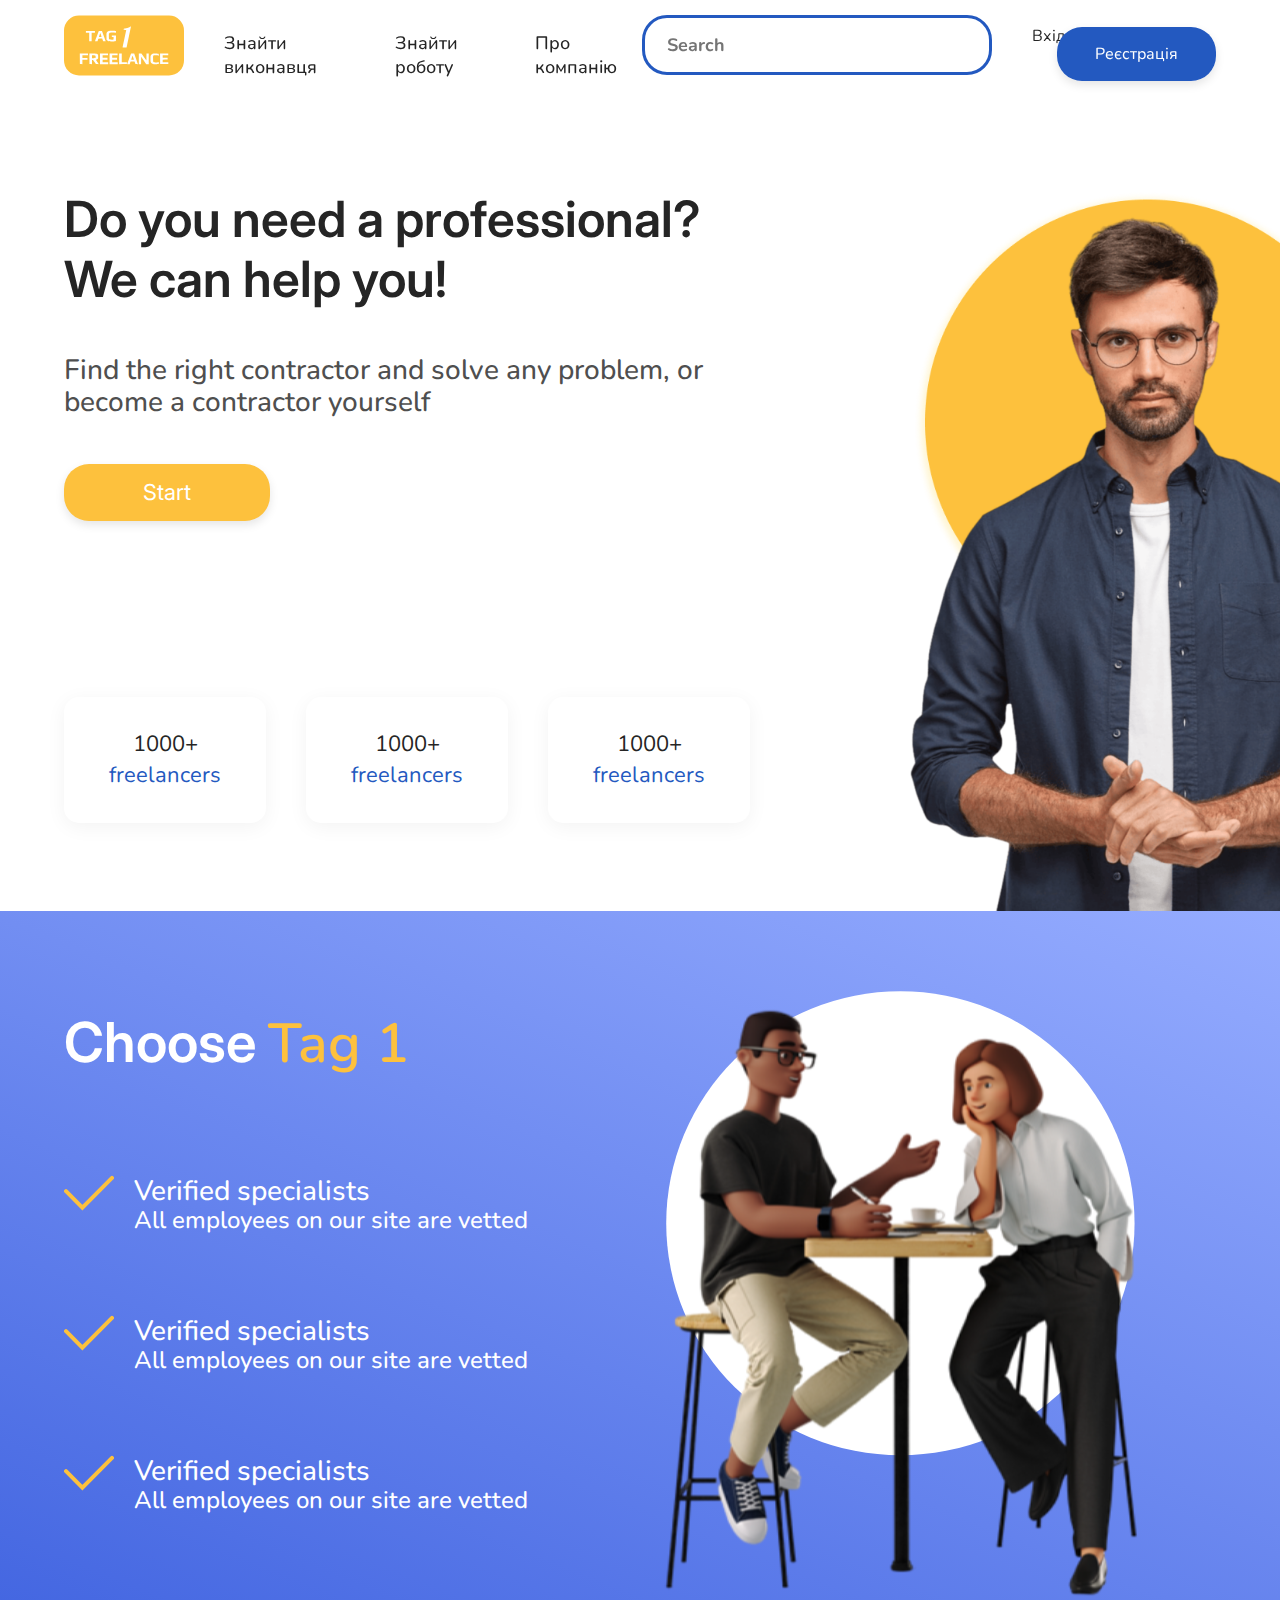
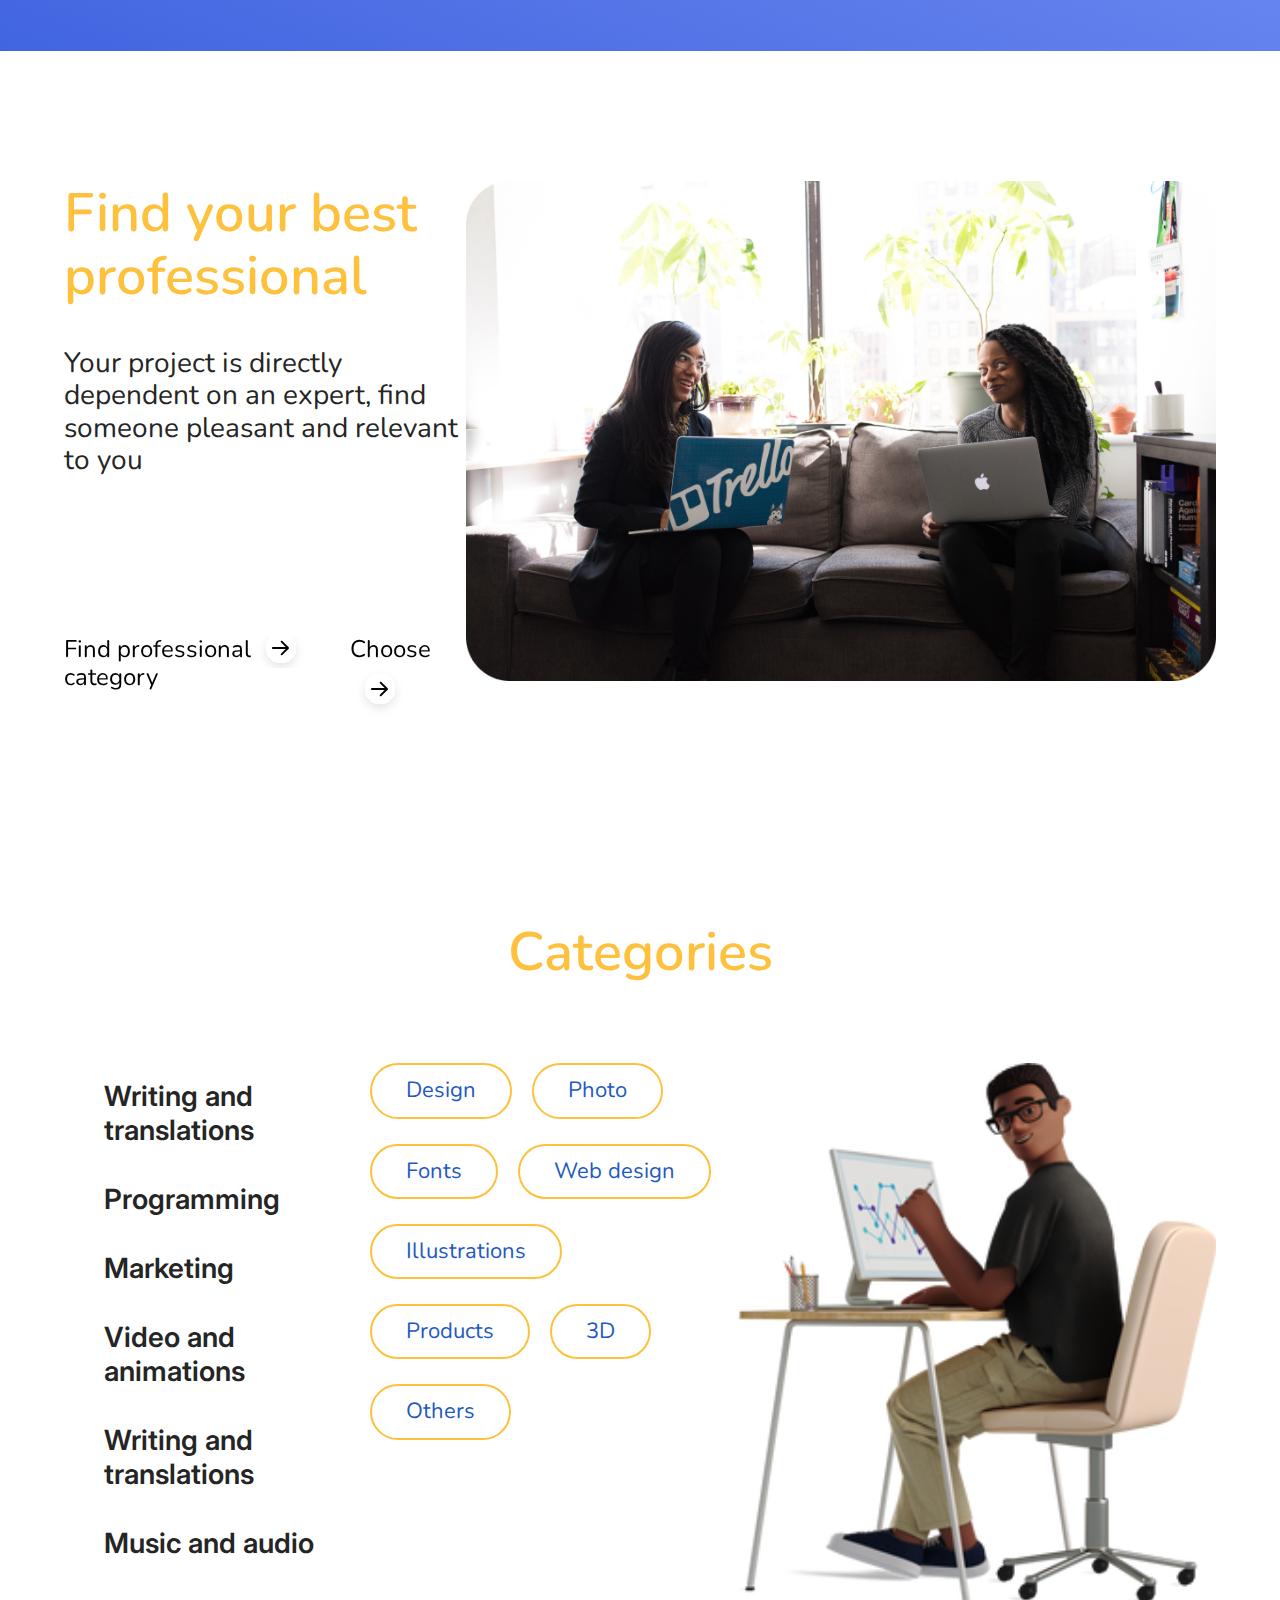
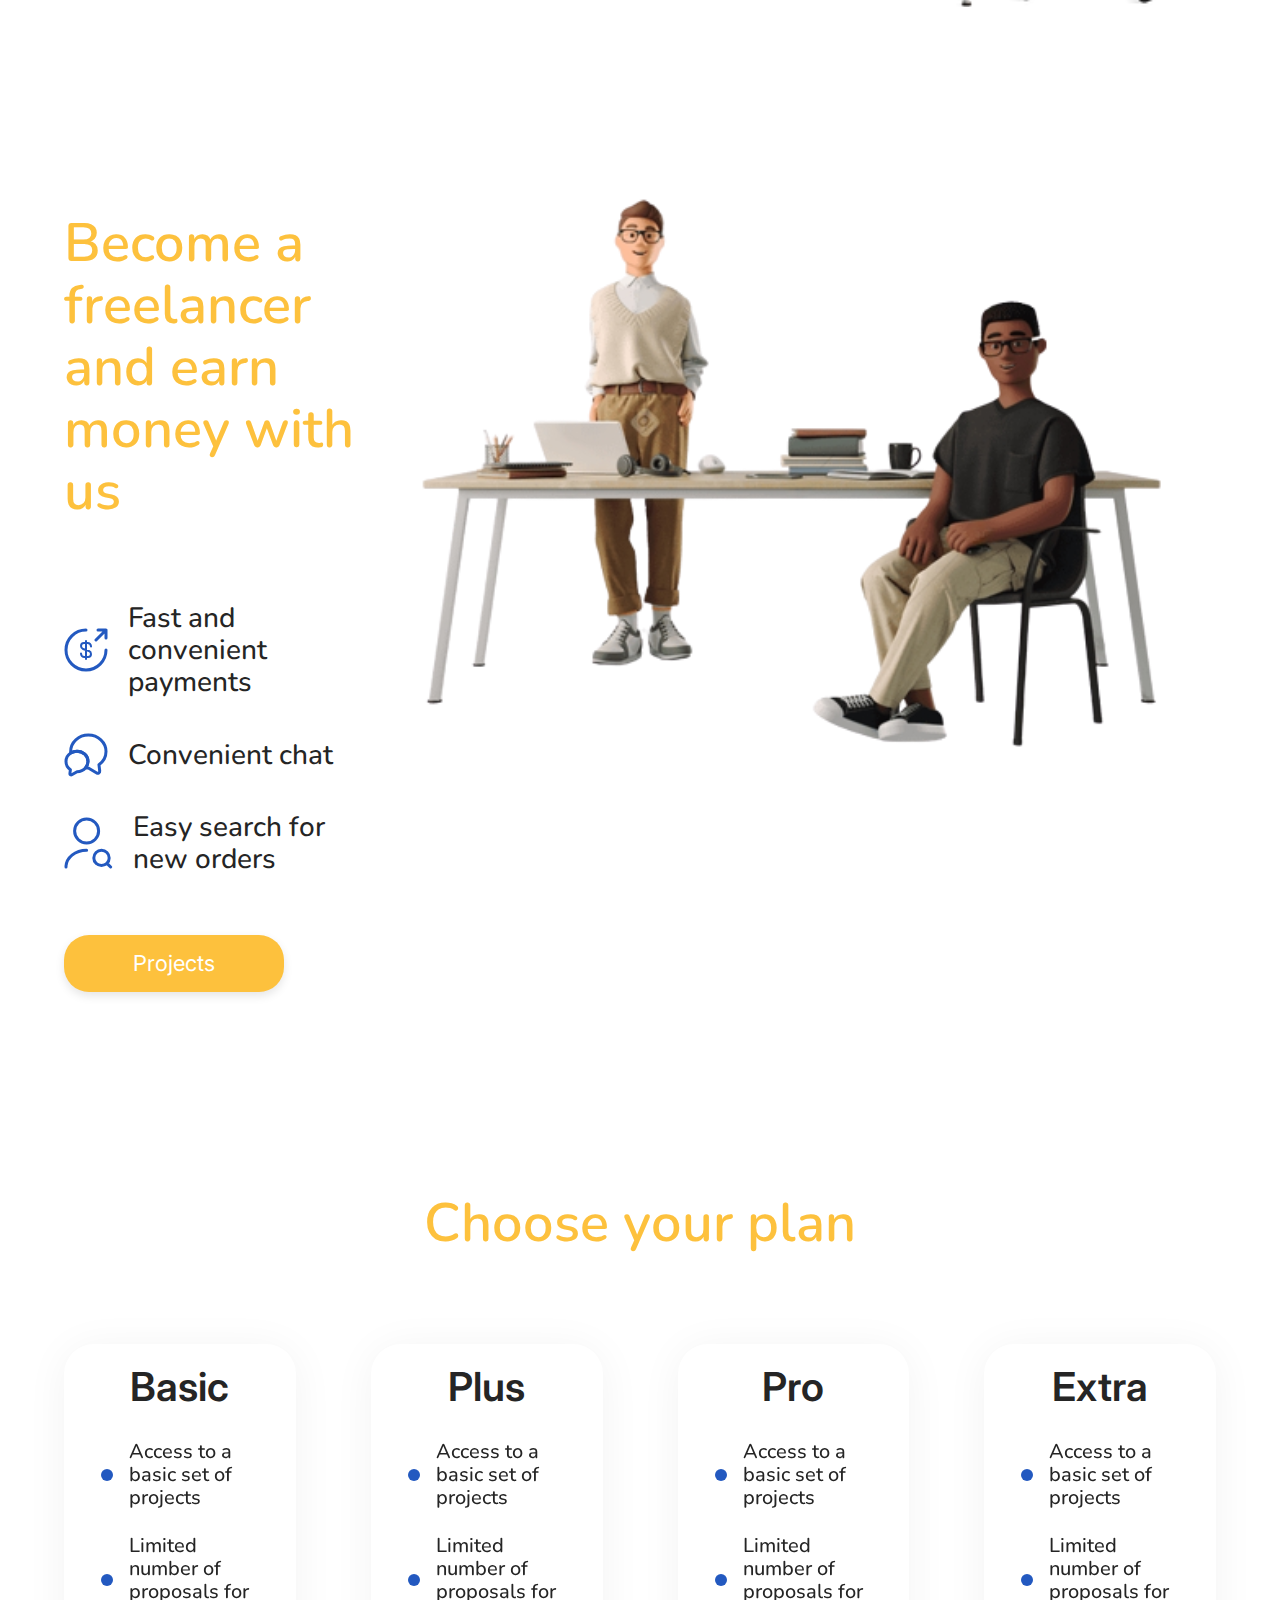
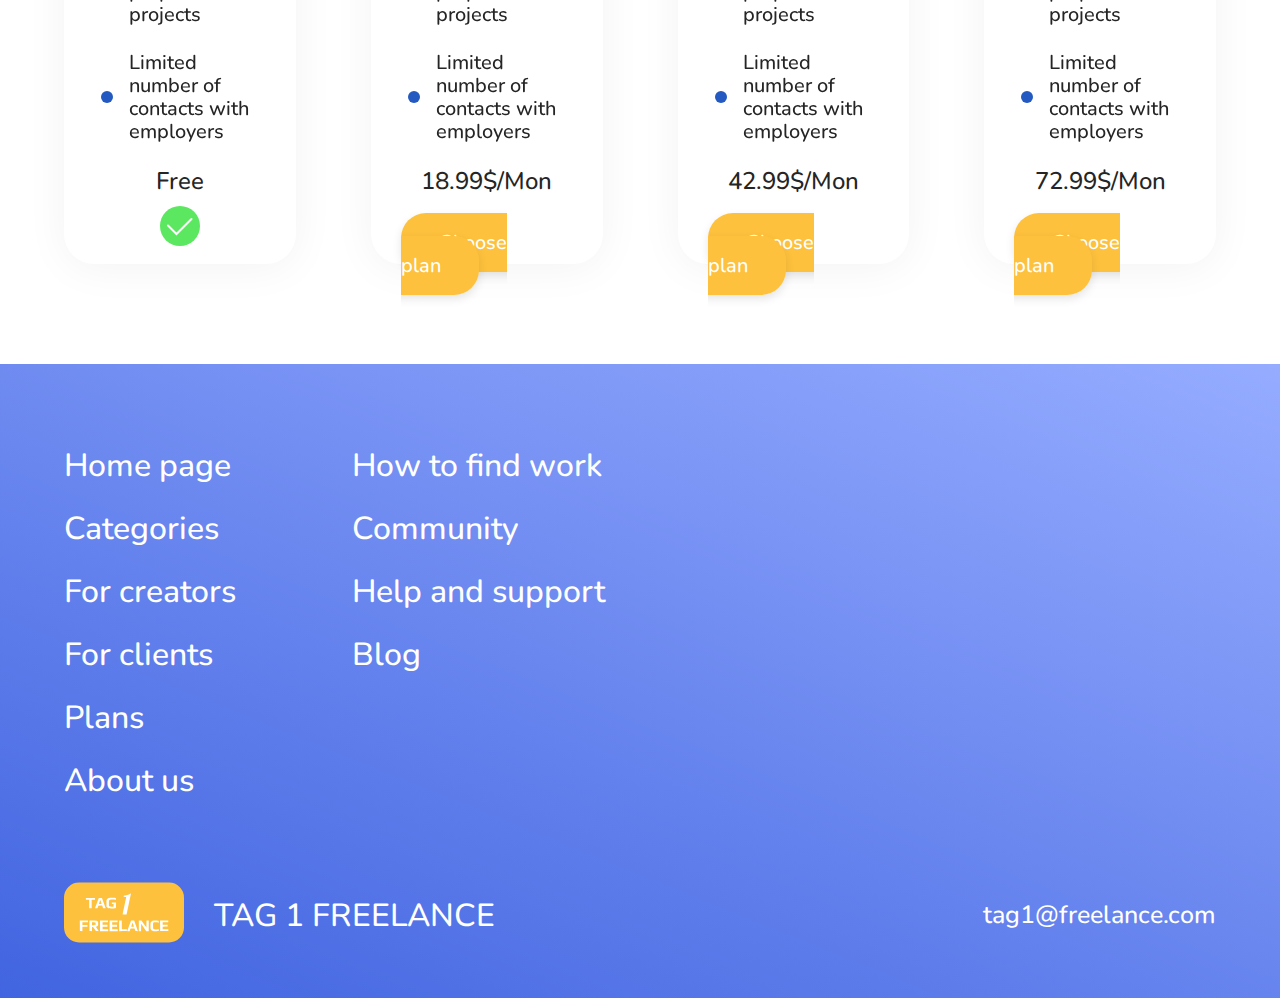
<file: index.html>
<!DOCTYPE html>
<html lang="en">
<head>
    <meta charset="UTF-8">
    <meta name="viewport" content="width=device-width, initial-scale=1.0">
    <title>tag1</title>
    <link rel="stylesheet" href="style.css">
    <link rel="stylesheet" href="normalize.css">
    <link rel="stylesheet" href="adaptive.css">
    <script src="https://cdnjs.cloudflare.com/ajax/libs/jquery/3.7.0/jquery.min.js" integrity="sha512-3gJwYpMe3QewGELv8k/BX9vcqhryRdzRMxVfq6ngyWXwo03GFEzjsUm8Q7RZcHPHksttq7/GFoxjCVUjkjvPdw==" crossorigin="anonymous" referrerpolicy="no-referrer"></script>
</head>
<body>
    <header class="header-pc__wrapper">
        <div class="header-fsection">
            <div class="hfs-logo"><img src="images/logo-yellow.svg" alt="logo"></div>
            <ul class="hfs-menu-per">
                <li><a href="#">Знайти виконавця</a></li>
                <li><a href="#">Знайти роботу</a></li>
                <li><a href="#">Про компанію</a></li>
            </ul>
        </div>
        <div class="header-ssection">
            <div class="hss-search">
                <input placeholder="Search" type="text">
            </div>
            <div class="hss-login-reg-btns">
                <a href="#" class="login-btn">Вхід</a>
                <a href="#" class="reg-btn btn">Реєстрація</a>
            </div>
        </div>
    </header>

    <div class="main-block-first__wrapper">
        <div class="main-block-first">
            <div class="mbf-text__wrapper">
                <div class="mbft-fsection">
                    <div class="mbftfs-big-text">Do you need a professional?<br>
                        We can help you!</div>
                        <div class="mbftfs-text">Find the right contractor and solve any problem, or become a contractor yourself</div>
                        <a href="#" class="mbftfs-a btn">Start</a>
                </div>
                <div class="mbft-ssection">
                    <div class="mbftss-przyczyna">
                        <div class="mbftssp-cyft">1000+</div>
                        <div class="mbftssp-text">freelancers</div>
                    </div>
                    <div class="mbftss-przyczyna">
                        <div class="mbftssp-cyft">1000+</div>
                        <div class="mbftssp-text">freelancers</div>
                    </div>
                    <div class="mbftss-przyczyna">
                        <div class="mbftssp-cyft">1000+</div>
                        <div class="mbftssp-text">freelancers</div>
                    </div>
                </div>
            </div>
            <div class="mbf-facet__wrapper">
                <img src="images/Person.png" alt="person">
            </div>
        </div>
    </div>

    <div class="main-block-second__wrapper">
        <div class="main-block-second">
            <div class="mbs-first-section">
                <div class="mbs-big-text">Choose <span class="yellow-text">Tag 1</span></div>
                <div class="mbs-przyczyny__wrapper">
                    <div class="mbs-przyczyna">
                        <div class="mbsp-galoczka"><img src="images/galoczka.svg" alt="galoczka"></div>
                        <div class="mbs-texts">
                            <div class="mbst-big">Verified specialists</div>
                            <div class="mbst-small">All employees on our site are vetted</div>
                        </div>
                    </div>
                    <div class="mbs-przyczyna">
                        <div class="mbsp-galoczka"><img src="images/galoczka.svg" alt="galoczka"></div>
                        <div class="mbs-texts">
                            <div class="mbst-big">Verified specialists</div>
                            <div class="mbst-small">All employees on our site are vetted</div>
                        </div>
                    </div>
                    <div class="mbs-przyczyna">
                        <div class="mbsp-galoczka"><img src="images/galoczka.svg" alt="galoczka"></div>
                        <div class="mbs-texts">
                            <div class="mbst-big">Verified specialists</div>
                            <div class="mbst-small">All employees on our site are vetted</div>
                        </div>
                    </div>
                </div>
            </div>
            <div class="mbs-second-section">
                <img src="images/people1.svg" alt="people">
            </div>
        </div>
    </div>

    <div class="main-block-third__wrapper">
        <div class="main-block-third">
            <div class="mbt-fsection">
                <div class="mbt-big-text"><span class="yellow-text">Find your best <br> professional</span></div>
                <div class="mbt-small-text">Your project is directly dependent on an expert, find someone pleasant and relevant to you </div>
                <div class="mbt-hrefs">
                    <a href="#" class="mbt-hrefs-a">Find professional</a>
                    <a href="#" class="mbt-hrefs-a">Choose category</a>
                </div>
            </div>
            <div class="mbt-ssection">
                <img src="images/people2.png" alt="people">
            </div>
        </div>
    </div>

    <div class="main-block-cztery__wrapper">
            <div class="mbc-center-text">
                <div class="yellow-text">Categories</div>
            </div>
        <div class="main-block-cztery">
            

            <ul class="mbc-list-cat">
                <li>Writing and translations</li>
                <li>Programming</li>
                <li>Marketing</li>
                <li>Video and animations</li>
                <li>Writing and translations</li>
                <li>Music and audio</li>
            </ul>

            <div class="mbc-list-hrefs">
                <a href="#" class="mbclh__el">Design</a>
                <a href="#" class="mbclh__el">Photo</a>
                <a href="#" class="mbclh__el">Fonts</a>
                <a href="#" class="mbclh__el">Web design</a>
                <a href="#" class="mbclh__el">Illustrations</a>
                <a href="#" class="mbclh__el">Products</a>
                <a href="#" class="mbclh__el">3D</a>
                <a href="#" class="mbclh__el">Others</a>
            </div>

            <div class="mbc-person">
                <img src="images/illustr.svg" alt="person">
            </div>
        </div>
    </div>

    <div class="main-block-piec__wrapper">
        <div class="main-block-piec">
            <div class="mbp-fsection">
                <div class="mbp-big-text">
                    <div class="yellow-text">Become a freelancer and earn money with us</div>
                </div>
                <div class="mbp-normal-text"></div>
                <div class="mbp-przyczyny__wrapper">
                    <div class="mbp-przyczyna__el"><img src="images/icon1.svg"><span class="mbpp-p">Fast and convenient payments</span></div>
                    <div class="mbp-przyczyna__el"><img src="images/icon 2.svg"><span class="mbpp-p">Convenient chat</span></div>
                    <div class="mbp-przyczyna__el"><img src="images/icon 3.svg"><span class="mbpp-p">Easy search for new orders</span></div>
                </div>
                <a href="#" class="mbp-button btn">Projects</a>
            </div>
            <div class="mbp-ssection">
                <img src="images/illustr (1).svg" alt="person">
            </div>
        </div>
    </div>

    <div class="plan-block__wrapper">
        <div class="plan-block">
            <div class="pb-big-text">
                <span class="yellow-text">Choose your plan</span>
            </div>

            <div class="pl-plans">
                <div class="pb-plan">
                    <div class="pbp-info">
                        <div class="pbpi-title">Basic</div>
                        <div class="pbpi__ul">
                            <div class="pbpi__li">Access to a basic set of projects</div>
                            <div class="pbpi__li">Limited number of proposals for projects</div>
                            <div class="pbpi__li">Limited number of contacts with employers</div>
                        </div>
                    </div>
                    <div class="pbp-cenowe">
                        <div class="pbpc-free-up pbpc-up">Free</div>
                        <div class="pbpc-free-down pbpc-down"><img src="images/ok.svg" alt=""></div>
                    </div>
                </div>

                <div class="pb-plan">
                    <div class="pbp-info">
                        <div class="pbpi-title">Plus</div>
                        <div class="pbpi__ul">
                            <div class="pbpi__li">Access to a basic set of projects</div>
                            <div class="pbpi__li">Limited number of proposals for projects</div>
                            <div class="pbpi__li">Limited number of contacts with employers</div>
                        </div>
                    </div>
                    <div class="pbp-cenowe">
                        <div class="pbpc-up">18.99$/Mon</div>
                        <div class="pbpc-down"><a class="btn">Choose plan</a></div>
                    </div>
                </div>

                <div class="pb-plan">
                    <div class="pbp-info">
                        <div class="pbpi-title">Pro</div>
                        <div class="pbpi__ul">
                            <div class="pbpi__li">Access to a basic set of projects</div>
                            <div class="pbpi__li">Limited number of proposals for projects</div>
                            <div class="pbpi__li">Limited number of contacts with employers</div>
                        </div>
                    </div>
                    <div class="pbp-cenowe">
                        <div class="pbpc-up">42.99$/Mon</div>
                        <div class="pbpc-down"><a class="btn">Choose plan</a></div>
                    </div>
                </div>

                <div class="pb-plan">
                    <div class="pbp-info">
                        <div class="pbpi-title">Extra</div>
                        <div class="pbpi__ul">
                            <div class="pbpi__li">Access to a basic set of projects</div>
                            <div class="pbpi__li">Limited number of proposals for projects</div>
                            <div class="pbpi__li">Limited number of contacts with employers</div>
                        </div>
                    </div>
                    <div class="pbp-cenowe">
                        <div class="pbpc-up">72.99$/Mon</div>
                        <div class="pbpc-down"><a class="btn">Choose plan</a></div>
                    </div>
                </div>
            </div>
        </div>
    </div>

    <footer>
        <div class="footer">
            <div class="footer-hrefs">
                <ul>
                    <li><a href="#">Home page</a></li>
                    <li><a href="#">Categories</a></li>
                    <li><a href="#">For creators</a></li>
                    <li><a href="#">For clients</a></li>
                    <li><a href="#">Plans</a></li>
                    <li><a href="#">About us</a></li>
                </ul>
                <ul>
                    <li><a href="#">How to find work</a></li>
                    <li><a href="#">Community</a></li>
                    <li><a href="#">Help and support</a></li>
                    <li><a href="#">Blog</a></li>
                </ul>
            </div>

            <div class="footer-bezinfo">
                <div class="footer-logo-nazwa">
                    <div class="fln-logo"><img src="images/logo-yellow.svg" alt=""></div>
                    <div class="fln-nazwa">TAG 1 FREELANCE</div>
                </div>
                <a href="mailto:tag1@freelance.com" class="footer-email">tag1@freelance.com</a>
            </div>
        </div>
    </footer>
</body>

<script src="scripts/main.js"></script>

</html>
</file>
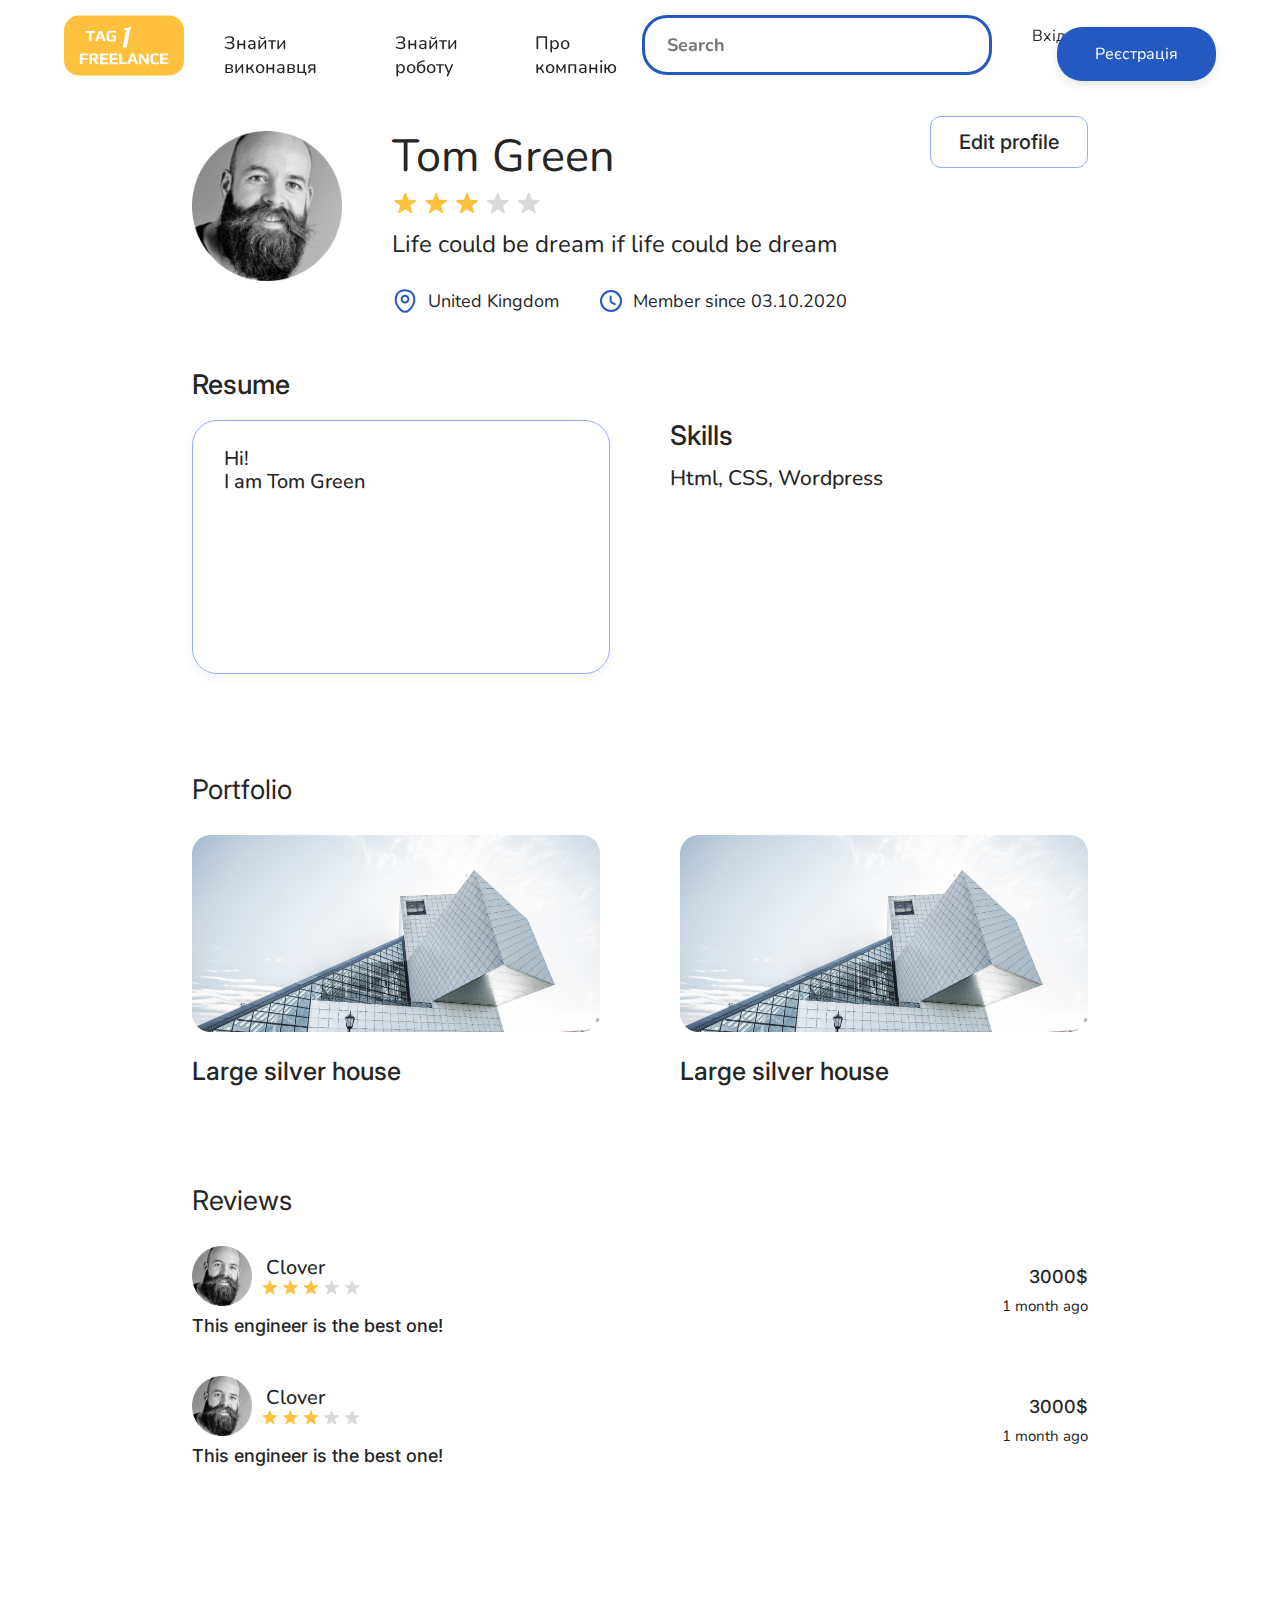
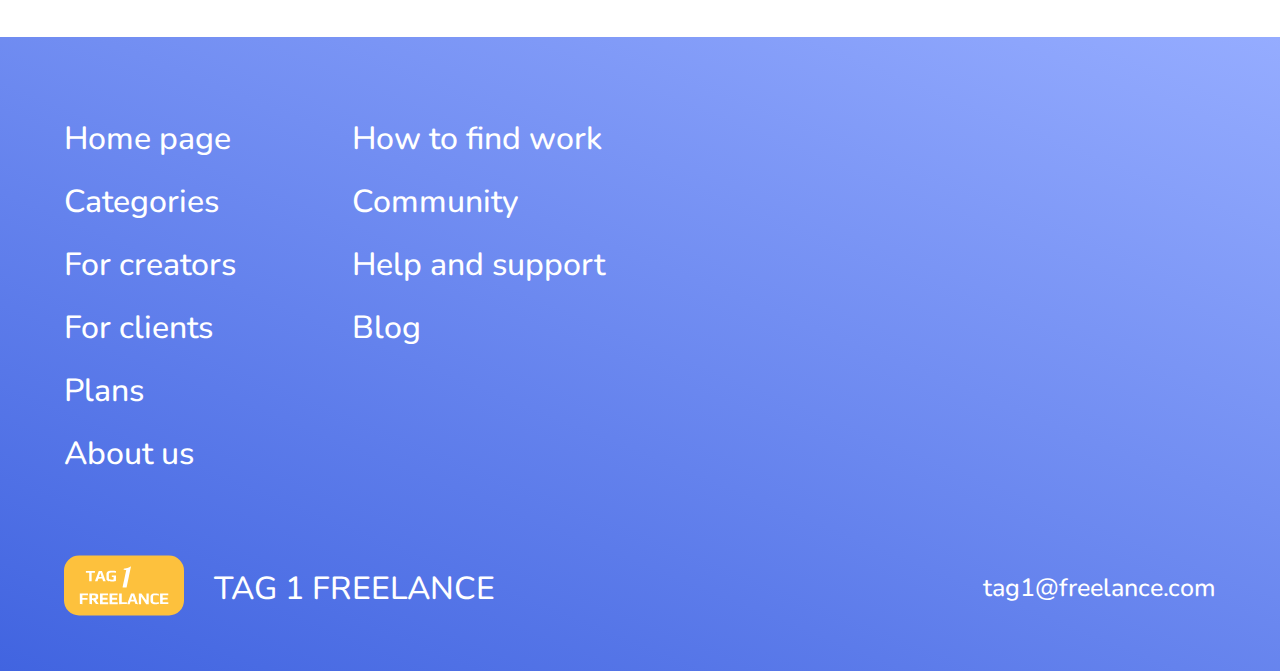
<file: profile.html>
<!DOCTYPE html>
<html lang="en">
<head>
    <meta charset="UTF-8">
    <meta name="viewport" content="width=device-width, initial-scale=1.0">
    <title>tag1</title>
    <link rel="stylesheet" href="style.css">
    <link rel="stylesheet" href="normalize.css">
    <link rel="stylesheet" href="adaptive.css">
    <script src="https://cdnjs.cloudflare.com/ajax/libs/jquery/3.7.0/jquery.min.js" integrity="sha512-3gJwYpMe3QewGELv8k/BX9vcqhryRdzRMxVfq6ngyWXwo03GFEzjsUm8Q7RZcHPHksttq7/GFoxjCVUjkjvPdw==" crossorigin="anonymous" referrerpolicy="no-referrer"></script>
</head>
<body>
    <header class="header-pc__wrapper">
        <div class="header-fsection">
            <div class="hfs-logo"><img src="images/logo-yellow.svg" alt="logo"></div>
            <ul class="hfs-menu-per">
                <li><a href="#">Знайти виконавця</a></li>
                <li><a href="#">Знайти роботу</a></li>
                <li><a href="#">Про компанію</a></li>
            </ul>
        </div>
        <div class="header-ssection">
            <div class="hss-search">
                <input placeholder="Search" type="text">
            </div>
            <div class="hss-login-reg-btns">
                <a href="#" class="login-btn">Вхід</a>
                <a href="#" class="reg-btn btn">Реєстрація</a>
            </div>
        </div>
    </header>

    <div class="profile__wrapper">
        <div class="pw-basic-info">
            <div class="pwbi-fsection">
                <div class="pwbi-avatar">
                    <img src="images/avatar.png" alt="">
                </div>
                <div class="pwbi-human-info">
                    <div class="pwbihi-name">Tom Green</div>
                    <div class="pwbihi-ocena"><img src="images/ocena.svg" alt=""></div>
                    <div class="pwbihi-opis">Life could be dream if life could be dream</div>
                    <div class="pwbihi-nienuz">
                        <div class="pwbihin-miejsce"><img src="images/gps.svg" alt=""><span>United Kingdom</span></div>
                        <div class="pwbihin-since"><img src="images/since.svg" alt=""><span>Member since 03.10.2020</span></div>
                    </div>
                </div>
            </div>

            <div class="pwbi-ssection">
                <a href="#" class="pwbis-edit">Edit profile</a>
            </div>
        </div>

        <div class="pwr-title">Resume</div>
        <div class="pw-resume-skills">
            <div class="pw-resume">Hi! <br>I am Tom Green</div>

            <div class="pw-skills">
                <div class="pws-title">Skills</div>
                <div class="pws-content">Html, CSS, Wordpress</div>
            </div>
        </div>

        <div class="pw-portfolio-title">Portfolio</div>
        <div class="pw-potrfolio">
            <div class="pwp-el">
                <div class="pwpe-img"><img src="images/dom.png" alt=""></div>
                <div class="pwpe-text">Large silver house</div>
            </div>
            <div class="pwp-el">
                <div class="pwpe-img"><img src="images/dom.png" alt=""></div>
                <div class="pwpe-text">Large silver house</div>
            </div>
        </div>

        <div class="pw-portfolio-title">Reviews</div>
        <div class="pw-reviews">
            <div class="pwr-el">
                <div class="pwre-fsection">
                    <div class="pwref-info_wrapper">
                        <div class="prefi-avatar"><img src="images/avatar.png" alt=""></div>
                        <div class="prefi-imie-rank">
                            <div class="prefi-imie">Clover</div>
                            <div class="prefi-rank"><img src="images/ocena.svg" alt=""></div>
                        </div>
                    </div>
                    <div class="pwref-text">This engineer is the best one!</div>
                </div>
                <div class="pwre-ssection">
                    <div class="pwres-cena">3000$</div>
                    <div class="pwres-date">1 month ago</div>
                </div>
            </div>

            <div class="pwr-el">
                <div class="pwre-fsection">
                    <div class="pwref-info_wrapper">
                        <div class="prefi-avatar"><img src="images/avatar.png" alt=""></div>
                        <div class="prefi-imie-rank">
                            <div class="prefi-imie">Clover</div>
                            <div class="prefi-rank"><img src="images/ocena.svg" alt=""></div>
                        </div>
                    </div>
                    <div class="pwref-text">This engineer is the best one!</div>
                </div>
                <div class="pwre-ssection">
                    <div class="pwres-cena">3000$</div>
                    <div class="pwres-date">1 month ago</div>
                </div>
            </div>
        </div>
    </div>

    <footer>
        <div class="footer">
            <div class="footer-hrefs">
                <ul>
                    <li><a href="#">Home page</a></li>
                    <li><a href="#">Categories</a></li>
                    <li><a href="#">For creators</a></li>
                    <li><a href="#">For clients</a></li>
                    <li><a href="#">Plans</a></li>
                    <li><a href="#">About us</a></li>
                </ul>
                <ul>
                    <li><a href="#">How to find work</a></li>
                    <li><a href="#">Community</a></li>
                    <li><a href="#">Help and support</a></li>
                    <li><a href="#">Blog</a></li>
                </ul>
            </div>

            <div class="footer-bezinfo">
                <div class="footer-logo-nazwa">
                    <div class="fln-logo"><img src="images/logo-yellow.svg" alt=""></div>
                    <div class="fln-nazwa">TAG 1 FREELANCE</div>
                </div>
                <a href="mailto:tag1@freelance.com" class="footer-email">tag1@freelance.com</a>
            </div>
        </div>
    </footer>
</body>

<script src="scripts/main.js"></script>

</html>
</file>
<file: style.css>
@import url('https://fonts.googleapis.com/css2?family=Golos+Text:wght@400;500;600;700;800;900&family=Inter:wght@100;200;300;400;500;600;700;800;900&family=Nunito:wght@200;300;400;500;600;700;800;900;1000&display=swap');

:root{
    --main-black-color: #252525;
    --main-blue-color:#2359C0;
    --main-yellow-color:#FDC13D;
    --global--real-padding:90%;
    --main-gradient:linear-gradient(202deg, #95ACFF 0%, #4164E0 100%);
}

*{
    font-family: 'Nunito', sans-serif;
}

body{
    color:var(--main-black-color);
}

a{
    color:var(--main-black-color);
    text-decoration: none;
}

.header-pc__wrapper{
    padding-left:5%;
    padding-right:5%;
    margin: auto;
    display: flex;
    justify-content: space-between;
    padding-top: 15px;
    padding-bottom:15px;
    align-items: flex-start;
    position: fixed;
    max-width: 90%;
    width: 100%;
}

.header-bg{
    background-color:white;
}

.header-fsection{
    display:flex;
}

.header-ssection{
    display:flex;
    align-items: center;
}

.hss-login-reg-btns{
    margin-left:75px;
}

.btn{
    padding:16px 38px;
    border-radius: 25px;
    box-shadow: 0px 4px 10px 0px rgba(0, 0, 0, 0.10);
}

.reg-btn{
    margin-left:25px;
    background-color:var(--main-blue-color);
    color:white;
}

.hfs-menu-per{
    display:flex;
    list-style-type: none;
    padding-bottom: 5px;
    align-items: center;
}

.hfs-menu-per li{
    padding-right:30px;
    vertical-align: middle;
}

.hfs-menu-per li:last-child{
    padding-right:0px;
}

.hfs-menu-per li a{
    text-decoration: none;
    font-size: 18px;
    font-style: normal;
    font-weight: 500;
    line-height: normal;
    color:var(--main-black-color);
}

.hss-search input{
    border-radius: 25px;
    border:3px solid var(--main-blue-color);
    padding:15px 22px;
    width:450px;
    font-size: 18px;
    font-style: normal;
    font-weight: 700;
    line-height: normal;
}

.main-block-first{
    display:flex;
    width:var(--global--real-padding);
    margin: auto;
    justify-content: space-between;
    padding-top: 101px;
    max-height: 90vh;
}

.mbf-facet__wrapper{
    display: flex;
    align-items: flex-end;
}

.mbf-facet__wrapper img{
    margin-right: -50px;
    max-height: 90vh;
}

.mbf-text__wrapper{
    display: flex;
    flex-direction: column;
    justify-content: space-around;
}

.mbft-ssection{
    display: flex;
}

.mbftfs-big-text{
    font-family: 'Inter';
    font-size: 50px;
    font-style: normal;
    font-weight: 600;
    line-height: normal;
}

.mbftfs-text{
    color: #4F4F4F;
    font-size: 28px;
    font-style: normal;
    font-weight: 500;
    margin-top:45px;
    margin-bottom:45px;
}

.mbftfs-a{
    background-color:var(--main-yellow-color);
    min-width: 130px;
    color:white;
    display: inline-block;
    text-align: center;
    font-family: 'Inter';
    font-size: 22px;
}

.mbftss-przyczyna{
    padding:35px 45px;
    border-radius: 15px;
    background: #FFF;
    box-shadow: 0px 4px 20px 0px rgba(0, 0, 0, 0.05);
    text-align: center;
    margin-right:40px;
}

.mbftssp-cyft{
    font-size: 22px;
}

.mbftssp-text{
    color:var(--main-blue-color);
    font-size: 22px;
    margin-top:5px;
}

.main-block-second__wrapper{
    height:60vh;
    background:var(--main-gradient);
    padding:100px 0;
}

.main-block-second{
    display:flex;
    justify-content: space-between;
    margin:auto;
    max-width: var(--global--real-padding);
}

.mbs-big-text{
    font-size: 55px;
    color:white;
    font-family: 'Inter';
    font-weight: 600;
    margin-bottom:100px;
}

.yellow-text{
    color:var(--main-yellow-color);
}

.mbs-przyczyna{
    display:flex;
    margin-bottom:80px;
}

.mbsp-galoczka{
    margin-right:20px;
}

.mbst-big{
    font-size:28px;
    color:white;
    font-weight: 500;
}

.mbst-small{
    color:white;
    font-weight: 500;
    font-size: 24px;
}

.mbs-second-section img{
    margin-right: -50px;
    max-height: 90vh;
    margin-top:-120px;
}

.main-block-third__wrapper{
    max-width:var(--global--real-padding);
    margin:auto;
    padding:130px 0;
}

.main-block-third{
    display:flex;
    justify-content: space-between;
}

.mbt-big-text{
    font-size: 54px;
    font-weight: 600;
    font-family: 'Inter';
}

.mbt-small-text{
    font-size: 28px;
    padding-top:40px;
    padding-bottom:160px;
    max-width:650px;
}

.mbt-hrefs-a{
    margin-right:95px;
    color: #000;
    font-size: 24px;
    position: relative;
}

.mbt-hrefs-a:after{
    position:absolute;
    content:'';
    width:100%;
    height:100%;
    background-image:url(images/arrow.svg);
    background-repeat: no-repeat;
    background-position:center;
    left: 100%;
    width: 60px;
    transition:.2s;
}

.mbt-hrefs-a:hover::after{
    left:110%;
}

.mbt-ssection img{
    max-width:750px;
}

.main-block-cztery__wrapper{
    max-width:var(--global--real-padding);
    margin:auto;
    padding:100px 0;
}

.main-block-cztery{
    display: flex;
    justify-content: space-between;
}

.mbc-center-text{
    text-align: center;
    font-size:54px;
    font-weight: 600;
    font-family: 'Inter';
    padding-bottom:80px;
}

.mbc-list-cat{
    list-style-type: none;
}

.mbc-list-cat li{
    font-family: 'Inter';
    font-size: 28px;
    font-style: normal;
    font-weight: 600;
    line-height: normal;
    padding-bottom:35px;
}

.mbc-list-cat li:last-child{
    padding-bottom:0;
}

.mbc-list-hrefs{
    display: flex;
    flex-wrap: wrap;
    height: fit-content;
    justify-content: center;
    width: 420px;
    justify-content: flex-start;
}

.mbclh__el{
    border:2px solid var(--main-yellow-color);
    border-radius: 38px;
    padding: 13px 34px;
    display: inline-flex;
    margin-bottom:25px;
    margin-right:20px;
    height: fit-content;
    width: fit-content;
    text-decoration: none;
    color:var(--main-blue-color);
    font-size: 22px;
}

.main-block-piec__wrapper{
    max-width:var(--global--real-padding);
    margin:auto;
    padding:100px 0;
}

.main-block-piec{
    display:flex;
}

.mbp-big-text{
    font-size:54px;
    font-family: 'Inter';
    font-weight: 600;
    padding-bottom:35px;
}

.mbp-normal-text{
    font-size: 28px;
    font-style: normal;
    font-weight: 500;
    line-height: normal;
    padding-bottom:45px;
}

.mbp-przyczyna__el{
    display: flex;
    margin-bottom:34px;
    align-items: center;
}

.mbpp-p{
    margin-left:20px;
    font-size: 28px;
    font-weight: 500;
}

.mbp-przyczyny__wrapper{
    margin-bottom:60px;
}

.mbp-button{
    background-color:var(--main-yellow-color);
    font-size: 22px;
    font-family: 'Inter';
    color:white;
    width: 144px;
    display: flex;
    justify-content: center;
}

.mbp-ssection img{
    margin-right: -65px;
    max-height: 80vh;
    margin-top: -120px;
}

.plan-block{
    max-width:var(--global--real-padding);
    margin:auto;
    padding:100px 0;
}

.pb-big-text{
    text-align: center;
}

.pb-big-text span{
    font-size:54px;
    font-weight: 600;
}

.pl-plans{
    margin-top:90px;
    display: grid; 
    grid-auto-columns: 1fr; 
    grid-auto-rows: 1fr; 
    grid-template-columns: 1fr 1fr 1fr 1fr; 
    grid-template-rows: 1fr; 
    gap: 0px 75px; 
    grid-template-areas: 
      ". . . ."; 
}

.pb-plan{
    height:450px;
    padding:20px 30px 50px 30px;
    display: flex;
    flex-direction: column;
    justify-content: space-between;
    border-radius: 30px;
    background: #FFF;
    box-shadow: 0px 4px 43px 0px rgba(0, 0, 0, 0.05);
}

.pbpi-title{
    text-align: center;
    font-family: "Inter";
    font-size: 40px;
    font-weight: 600;
}

.pbpi__ul{
    margin-top:30px;
    margin-left:35px;
}

.pbpi__li{
    font-size: 20px;
    font-style: normal;
    font-weight: 500;
    margin-bottom:25px;
    position: relative;
    display: flex;
    align-items: center;
}

.pbpi__li::before{
    content:'';
    position:absolute;
    left:-28px;
    background-repeat: no-repeat;
    width: 12px;
    height:12px;
    background-color: var(--main-blue-color);
    border-radius: 50%;
}

.pbp-cenowe{
    display:flex;
    flex-direction: column;
    align-items: center;
}

.pbpc-up{
    font-size: 24px;
    font-weight: 500;
    margin-bottom:35px;
}

.pbpc-free-up{
    margin-bottom:10px;
}

.pbpc-down a{
    background-color:var(--main-yellow-color);
    color:white;
    font-size: 20px;
    font-weight: 500;
}

.pbpc-free-down{
    bottom:15px;
}

footer{
    padding:80px 0 50px 0;
    background:var(--main-gradient);
    color:white;
}
.footer{
    max-width:var(--global--real-padding);
    margin:auto;
}

.footer-hrefs{
    display: grid; 
    grid-template-columns: 1fr 1fr 1fr 1fr; 
    grid-template-rows: 1fr; 
    gap: 0px 0px; 
    grid-template-areas: 
      ". . . ."; 
    margin-bottom:80px;
}

.footer-hrefs ul{
    padding-left:0;
    margin:0;
}

.footer-hrefs ul li{
    list-style-type: none;
    margin-bottom:20px;
}

.footer-hrefs ul li:last-child{
    margin-bottom:0;
}

.footer-hrefs ul li a{
    color:white;
    font-size: 32px;
    font-style: normal;
    font-weight: 500;
    line-height: normal;
}

.footer-bezinfo{
    display:flex;
    justify-content: space-between;
    align-items: center;
}

.footer-logo-nazwa{
    display:flex;
    align-items: center;
}

.fln-nazwa{
    font-size: 32px;
    font-style: normal;
    font-weight: 500;
    line-height: normal;
    margin-left:30px;
}

.fln-logo img{
    width:120px;
}

.footer-email{
    font-size: 25px;
    font-style: normal;
    font-weight: 500;
    line-height: normal;
    color:white;
}

.profile__wrapper{
    max-width:70%;
    margin:0 auto;
    padding:131px;
}

.pw-basic-info{
    display:flex;
    justify-content: space-between;
}

.pwbi-fsection{
    display:flex;
}

.pwbihi-nienuz{
    display:flex;
}

.pwbis-edit{
    font-size: 20px;
    font-style: normal;
    font-weight: 500;
    border:1px solid #95ACFF;
    padding:13px 28px;
    border-radius: 11px;
    font-family: 'Inter';
}

.pwbi-avatar img{
    width:150px;
}

.pwbi-human-info{
    margin-left:50px;
}

.pwbihi-name{
    font-size: 45px;
    font-style: normal;
    font-weight: 400;
    margin-bottom:8px;
}

.pwbihi-ocena{
    margin-bottom:9px;
}

.pwbihi-ocena img{
    width:150px;
}

.pwbihi-opis{
    font-size: 24px;
    font-style: normal;
    font-weight: 400;
    margin-bottom:30px;
}

.pwbihin-miejsce, .pwbihin-since{
    display:flex;
    align-items: center;
}

.pwbihin-since{
    margin-left:40px;
}

.pwbihin-miejsce span, .pwbihin-since span{
    padding-left:10px;
    font-size: 18px;
    font-style: normal;
    font-weight: 400;
}

.pw-resume-skills{
    display: grid; 
    grid-template-columns: 1fr 1fr; 
    grid-template-rows: 1fr; 
    gap: 0px 60px; 
    grid-template-areas: 
      ". ."; 
}

.pw-resume{
    box-shadow: 0px 4px 10px 3px rgba(0, 0, 0, 0.03);
    border-radius: 25px;
    border:1px solid #95ACFF;
    padding:26px 31px;
    min-height:200px;
    font-size: 20px;
    font-style: normal;
    font-weight: 500;
}

.pw-skills{
    font-size: 21px;
    font-style: normal;
    font-weight: 500;
}

.pws-title{
    font-family: 'Inter';
    font-size: 27px;
    font-style: normal;
    font-weight: 500;
    margin-bottom:15px;
}

.pwr-title{
    font-family: 'Inter';
    font-size: 27px;
    font-style: normal;
    font-weight: 500;
    margin:55px 0 20px 0;
}

.pw-potrfolio{
    display: grid; 
    grid-template-columns: 1fr 1fr; 
    grid-template-rows: 1fr; 
    gap: 0px 80px; 
    grid-template-areas: 
      ". ."; 
}

.pw-portfolio-title{
    margin-top:100px;
    font-family: 'Inter';
    font-size: 27px;
    font-style: normal;
    margin-bottom:30px;
}

.pwpe-img img{
    width:100%;
}

.pwpe-text{
    font-family: 'Inter';
    font-size: 25px;
    font-weight: 500;
    margin-top:20px;
}

.pwr-el{
    display:flex;
    justify-content: space-between;
    margin-bottom:40px;
    align-items: center;
}

.pwref-info_wrapper{
    display:flex;
    align-items: center;
}

.prefi-avatar img{
    width:60px;
}

.prefi-imie-rank{
    margin-left:9px;
}

.prefi-rank img{
    width:100px;
}

.prefi-imie{
    margin-left:5px;
    font-size: 20px;
    font-style: normal;
    font-weight: 500;
}

.pwref-text{
    font-family: 'Inter';
    font-size: 18px;
    font-style: normal;
    font-weight: 500;
    margin-top:5px;
}

.pwres-cena{
    text-align: right;
    font-size: 18px;
    font-style: normal;
    font-weight: 500;
    margin-bottom:10px;
    font-family: 'Inter';
}

.pwres-date{
    font-size: 15px;
    font-style: normal;
    font-weight: 400;
}
</file>
<file: adaptive.css>
@media screen and (max-width: 1620px) {
    .hss-search input{
        width: 300px;
    }

    .hss-login-reg-btns{
        margin-left: 40px;
    }

    .mbf-facet__wrapper img{
        max-height: 80vh;
    }

    .main-block-first{
        height:90vh;
    }

    .mbs-second-section img{
        max-height: 80vh;
        margin-top:-80px;
    }

    
}
</file>
